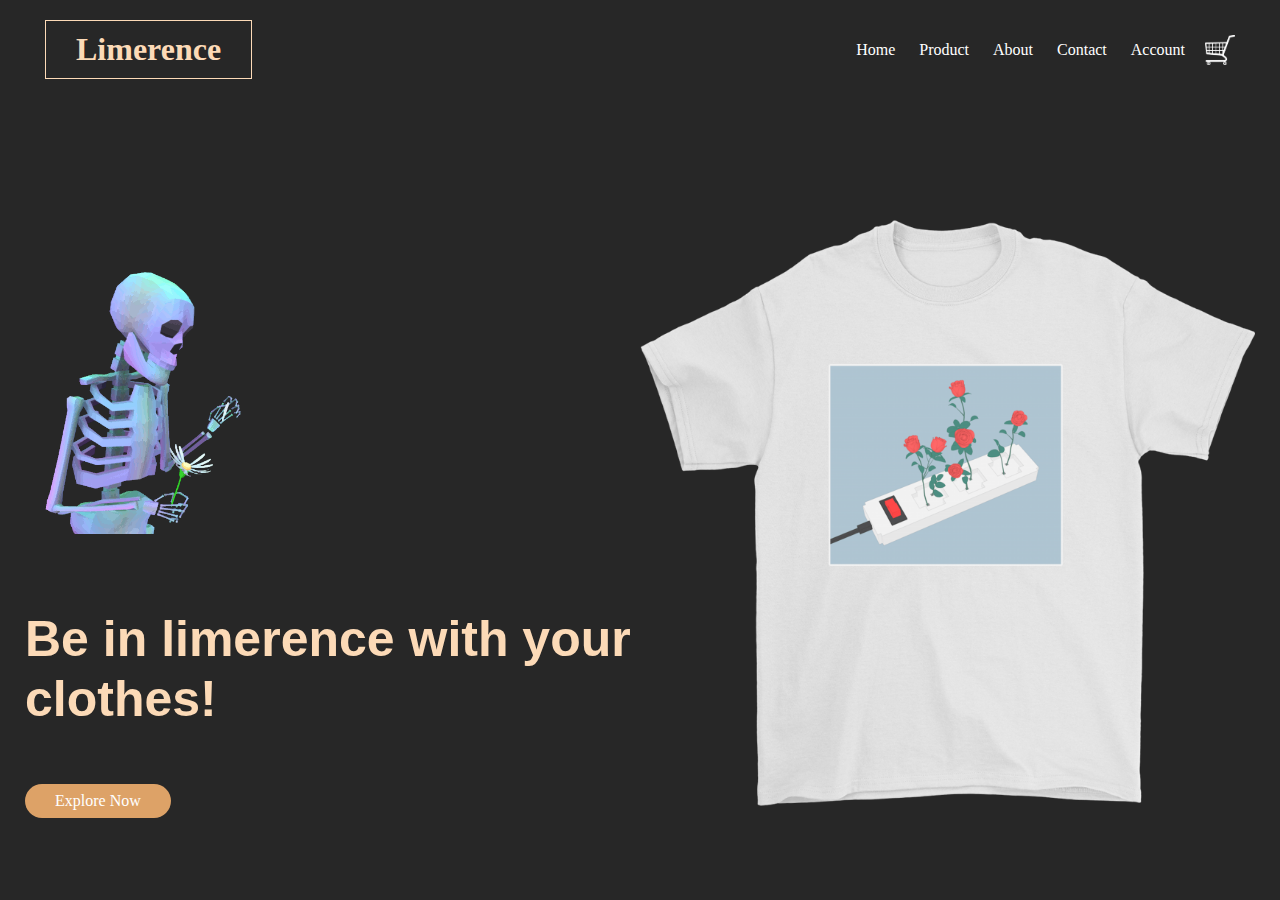
<file: index.html>
<html>


<head>
    <meta charset="UTF-8">
    <meta name="viewport" content="width=device-width, initial-scale=1.0">
    <title>Limerence</title>
    <link rel="stylesheet" href="resources/stylesheet.css">
    <link rel="stylesheet" href="style.css">
</head>

<body>


    <div class="header">
        <div class="container">
            <div class="navbar">

                <div class="logo">
                    <h1>Limerence</h1>
                </div>

                <nav>
                    <ul id="MenuItems">
                        <li>
                            <a href="http://">Home</a>
                        </li>
                        <li>
                            <a href="http://">Product</a>
                        </li>
                        <li>
                            <a href="http://">About</a>
                        </li>
                        <li>
                            <a href="http://">Contact</a>
                        </li>
                        <li>
                            <a href="http://">Account</a>
                        </li>
                    </ul>
                </nav>

                <img src="images/cart.png" width="30px" height="30px">
            </div>

            <div class="row">
                <div class="col-2">
                    <img src="images/WYLS.gif" width="50%">
                    <h1>Be in limerence with your clothes!</h1>
                    <a href="" class="btn">Explore Now</a>

                    <!-- <img src="images/image1.png" width="30%"> -->
                </div>
                <div class="col-2">
                    <img src="images/tee-1.png" width="100%">
                </div>

            </div>
        </div>
    </div>





</body>

</html>
</file>
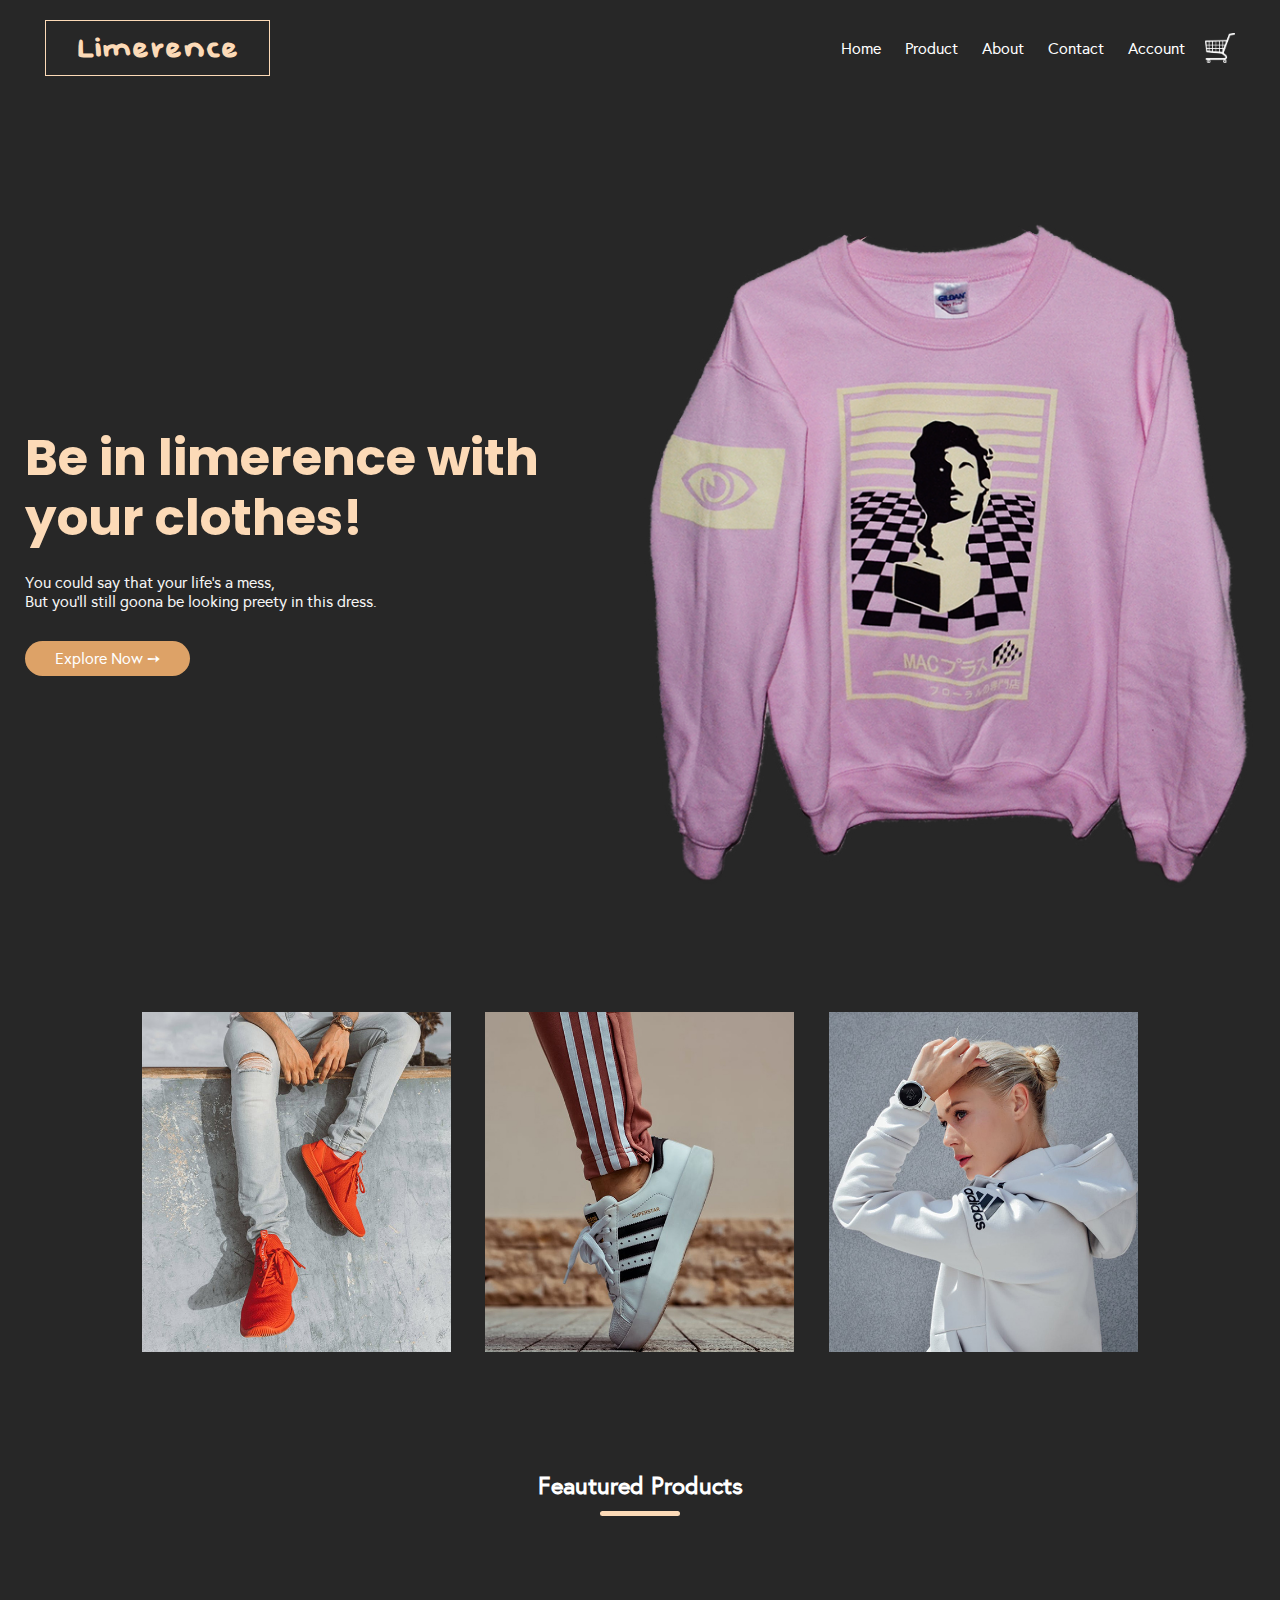
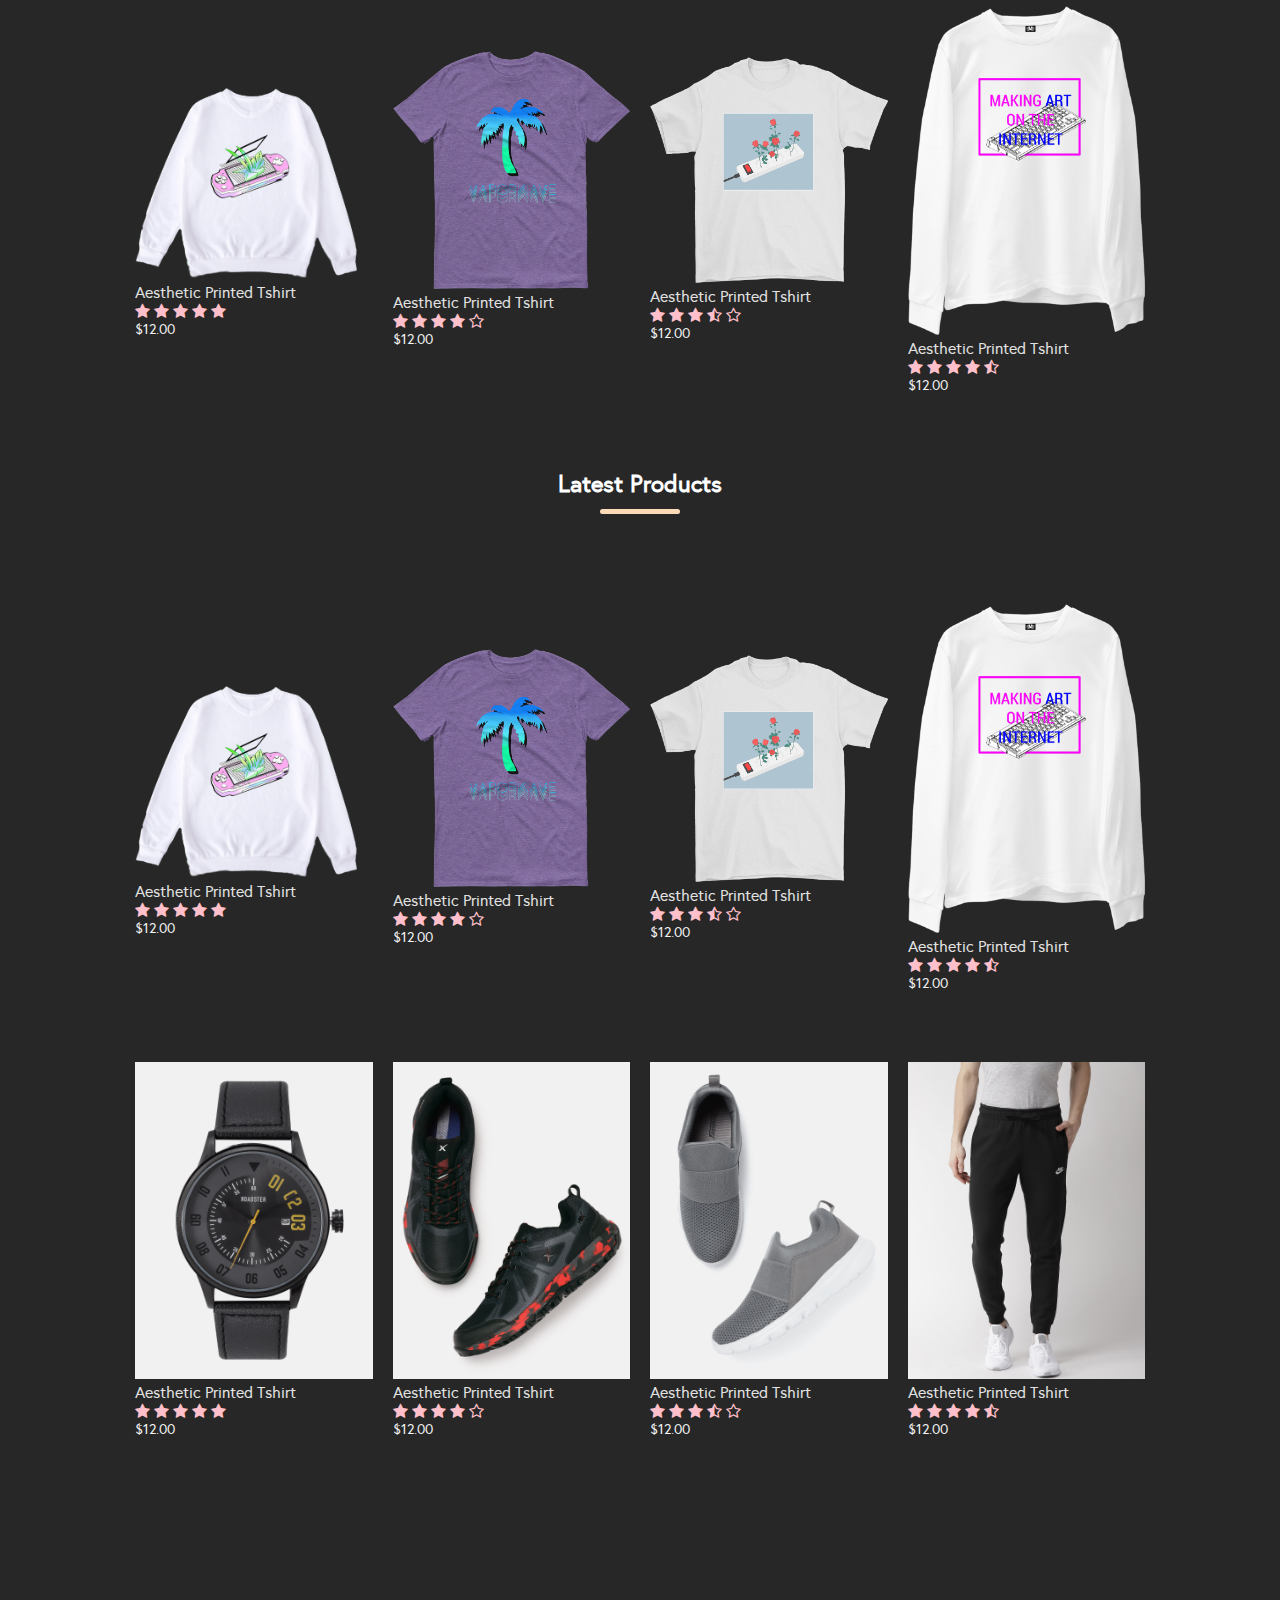
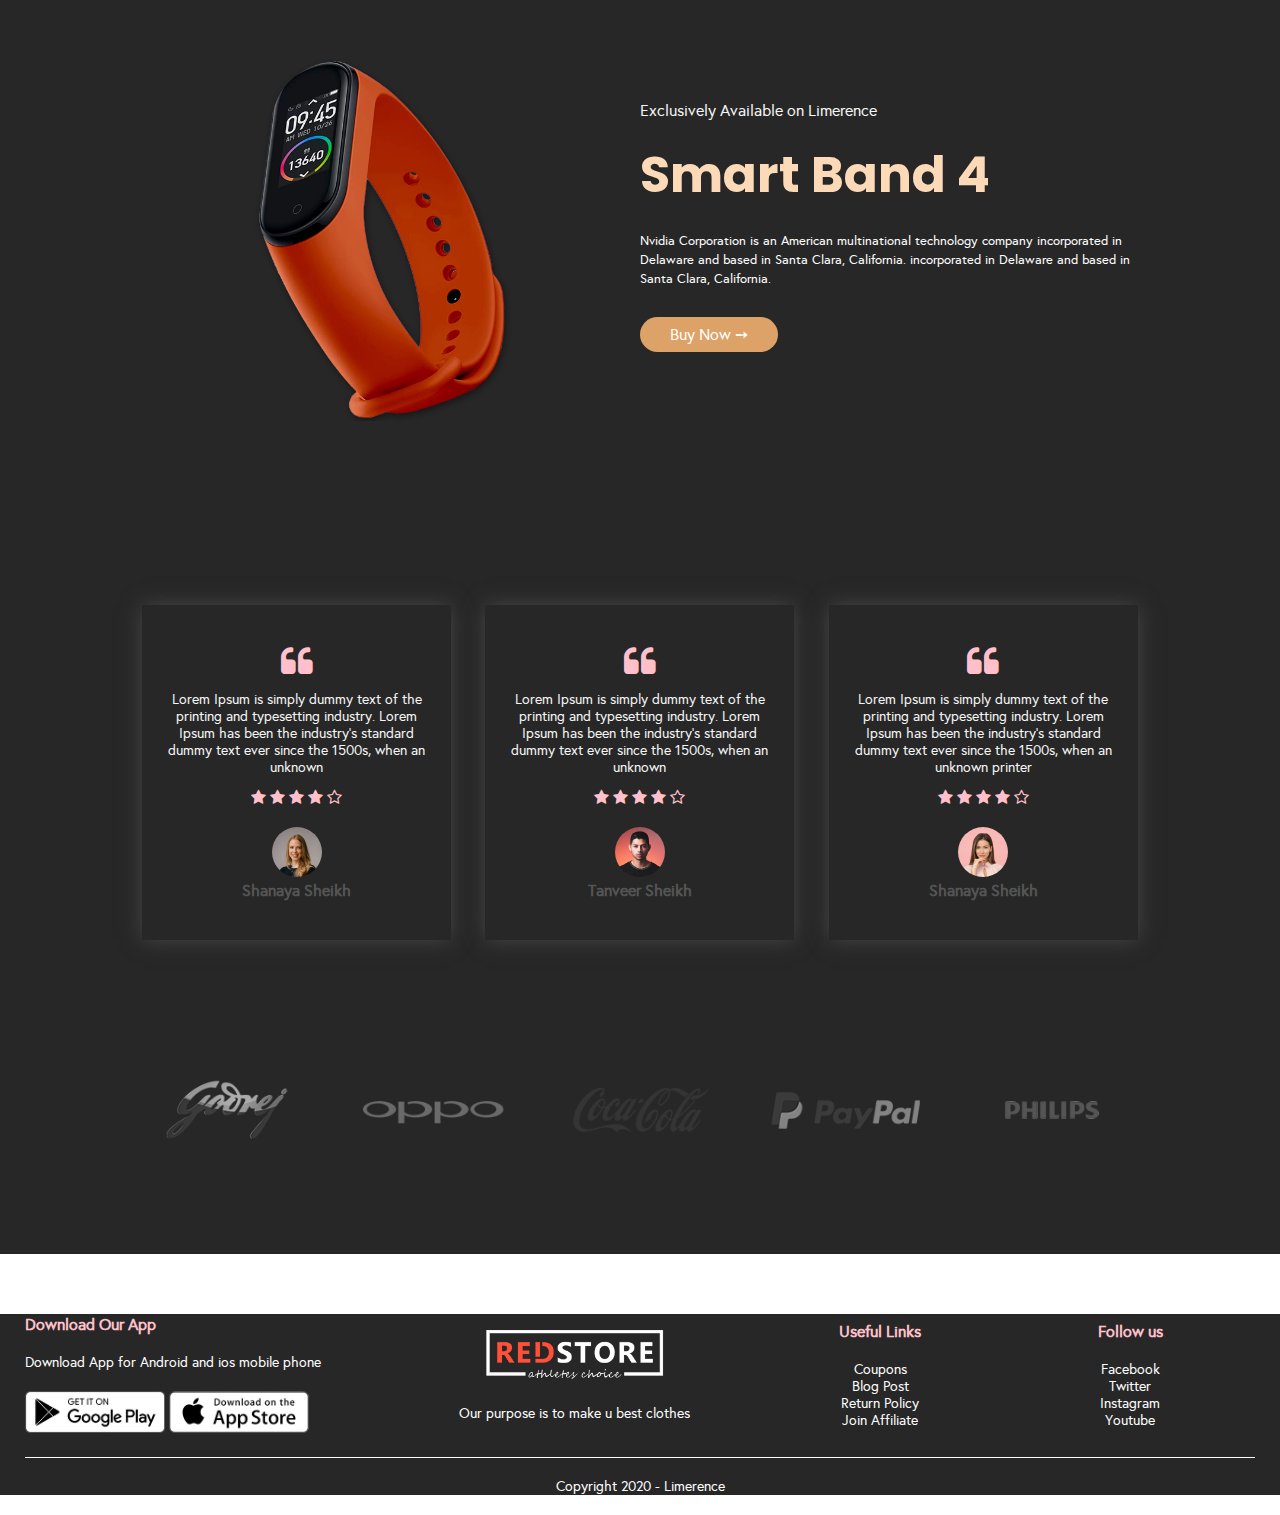
<file: draft/index.html>
<!DOCTYPE html>
<html lang="en">

<head>
    <meta charset="UTF-8">
    <meta name="viewport" content="width=device-width, initial-scale=1.0">
    <title>Limerence</title>
    <link rel="stylesheet" href="css/fontcss.css">
    <link rel="stylesheet" href="style.css">
    <link rel="preconnect" href="https://fonts.gstatic.com">
    <link href="https://fonts.googleapis.com/css2?family=Poppins:wght@300;400;500;600;700&display=swap" rel="stylesheet">
    <link rel="stylesheet" href="https://stackpath.bootstrapcdn.com/font-awesome/4.7.0/css/font-awesome.min.css">
</head>

<body>

    <div class="header">
        <div class="container">
            <div class="navbar">
                <div class="logo">
                    <h1>Limerence</h1>
                    <!-- <img src="images/logo.png" width="125px"> -->
                </div>
                <nav>
                    <ul id="MenuItems">
                        <li> <a href="">Home</a></li>
                        <li> <a href="">Product</a></li>
                        <li><a href="">About</a></li>
                        <li><a href="">Contact</a></li>
                        <li><a href="">Account</a></li>
                    </ul>
                </nav>
                <img src="images/cart.png" alt="" width="30px" height="30px">
                <img src="images/menu.png" class="menu-icon" width="30px" height="30px" onclick="menutoggle()">
            </div>
            <div class="row">
                <div class="col-2">
                    <h1>Be in limerence with <br>your clothes!</h1>
                    <p>You could say that your life's a mess,<br>But you'll still goona be looking preety in this dress.</p>
                    <a href="" class="btn">Explore Now &#10137</a>
                </div>
                <div class="col-2">
                    <img src="images/image1.png" alt="">
                </div>
            </div>
        </div>
    </div>


    <!------------------------ featured categories ------------------------->

    <div class="categories">
        <div class="small-container">
            <div class="row">
                <div class="col-3">
                    <img src="images/category-1.jpg" alt="">
                </div>
                <div class="col-3"><img src="images/category-2.jpg" alt=""></div>
                <div class="col-3"><img src="images/category-3.jpg" alt=""></div>
            </div>
        </div>
    </div>


    <!------------------------ featured products ------------------------->
    <div class="small-container">
        <h2 class="title">Feautured Products</h2>
        <div class="row">
            <div class="col-4">
                <img src="images/product-1.png" alt="">
                <h4>Aesthetic Printed Tshirt</h4>
                <div class="rating">
                    <i class="fa fa-star"></i>
                    <i class="fa fa-star"></i>
                    <i class="fa fa-star"></i>
                    <i class="fa fa-star"></i>
                    <i class="fa fa-star"></i>
                </div>
                <p>$12.00</p>
            </div>

            <div class="col-4">
                <img src="images/product-2.png" alt="">
                <h4>Aesthetic Printed Tshirt</h4>
                <div class="rating">
                    <i class="fa fa-star"></i>
                    <i class="fa fa-star"></i>
                    <i class="fa fa-star"></i>
                    <i class="fa fa-star"></i>
                    <i class="fa fa-star-o"></i>
                </div>
                <p>$12.00</p>
            </div>

            <div class="col-4">
                <img src="images/product-3.png" alt="">
                <h4>Aesthetic Printed Tshirt</h4>
                <div class="rating">
                    <i class="fa fa-star"></i>
                    <i class="fa fa-star"></i>
                    <i class="fa fa-star"></i>
                    <i class="fa fa-star-half-o"></i>
                    <i class="fa fa-star-o"></i>
                </div>
                <p>$12.00</p>
            </div>

            <div class="col-4">
                <img src="images/product-4.png" alt="">
                <h4>Aesthetic Printed Tshirt</h4>
                <div class="rating">
                    <i class="fa fa-star"></i>
                    <i class="fa fa-star"></i>
                    <i class="fa fa-star"></i>
                    <i class="fa fa-star"></i>
                    <i class="fa fa-star-half-o"></i>
                </div>
                <p>$12.00</p>
            </div>
        </div>



        <h2 class="title">Latest Products</h2>
        <div class="row">
            <div class="col-4">
                <img src="images/product-1.png" alt="">
                <h4>Aesthetic Printed Tshirt</h4>
                <div class="rating">
                    <i class="fa fa-star"></i>
                    <i class="fa fa-star"></i>
                    <i class="fa fa-star"></i>
                    <i class="fa fa-star"></i>
                    <i class="fa fa-star"></i>
                </div>
                <p>$12.00</p>
            </div>

            <div class="col-4">
                <img src="images/product-2.png" alt="">
                <h4>Aesthetic Printed Tshirt</h4>
                <div class="rating">
                    <i class="fa fa-star"></i>
                    <i class="fa fa-star"></i>
                    <i class="fa fa-star"></i>
                    <i class="fa fa-star"></i>
                    <i class="fa fa-star-o"></i>
                </div>
                <p>$12.00</p>
            </div>

            <div class="col-4">
                <img src="images/product-3.png" alt="">
                <h4>Aesthetic Printed Tshirt</h4>
                <div class="rating">
                    <i class="fa fa-star"></i>
                    <i class="fa fa-star"></i>
                    <i class="fa fa-star"></i>
                    <i class="fa fa-star-half-o"></i>
                    <i class="fa fa-star-o"></i>
                </div>
                <p>$12.00</p>
            </div>

            <div class="col-4">
                <img src="images/product-4.png" alt="">
                <h4>Aesthetic Printed Tshirt</h4>
                <div class="rating">
                    <i class="fa fa-star"></i>
                    <i class="fa fa-star"></i>
                    <i class="fa fa-star"></i>
                    <i class="fa fa-star"></i>
                    <i class="fa fa-star-half-o"></i>
                </div>
                <p>$12.00</p>
            </div>
        </div>


        <div class="row">
            <div class="col-4">
                <img src="images/product-9.jpg" alt="">
                <h4>Aesthetic Printed Tshirt</h4>
                <div class="rating">
                    <i class="fa fa-star"></i>
                    <i class="fa fa-star"></i>
                    <i class="fa fa-star"></i>
                    <i class="fa fa-star"></i>
                    <i class="fa fa-star"></i>
                </div>
                <p>$12.00</p>
            </div>

            <div class="col-4">
                <img src="images/product-10.jpg" alt="">
                <h4>Aesthetic Printed Tshirt</h4>
                <div class="rating">
                    <i class="fa fa-star"></i>
                    <i class="fa fa-star"></i>
                    <i class="fa fa-star"></i>
                    <i class="fa fa-star"></i>
                    <i class="fa fa-star-o"></i>
                </div>
                <p>$12.00</p>
            </div>

            <div class="col-4">
                <img src="images/product-11.jpg" alt="">
                <h4>Aesthetic Printed Tshirt</h4>
                <div class="rating">
                    <i class="fa fa-star"></i>
                    <i class="fa fa-star"></i>
                    <i class="fa fa-star"></i>
                    <i class="fa fa-star-half-o"></i>
                    <i class="fa fa-star-o"></i>
                </div>
                <p>$12.00</p>
            </div>

            <div class="col-4">
                <img src="images/product-12.jpg" alt="">
                <h4>Aesthetic Printed Tshirt</h4>
                <div class="rating">
                    <i class="fa fa-star"></i>
                    <i class="fa fa-star"></i>
                    <i class="fa fa-star"></i>
                    <i class="fa fa-star"></i>
                    <i class="fa fa-star-half-o"></i>
                </div>
                <p>$12.00</p>
            </div>
        </div>
    </div>

    <!-- --------------------- offer ---------------- -->

    <div class="offer">
        <div class="small-container">
            <div class="row">
                <div class="col-2">
                    <img src="images/exclusive.png" class="offer-img">
                </div>
                <div class="col-2">
                    <p>Exclusively Available on Limerence</p>
                    <h1>Smart Band 4</h1>
                    <small>Nvidia Corporation is an American multinational technology company incorporated in Delaware and based in Santa Clara, California. incorporated in Delaware and based in Santa Clara, California.<br> </small>
                    <a href="" class="btn">Buy Now &#10137</a>
                </div>
            </div>
        </div>
    </div>



    <!-- ---------------------- testimonial --------------- -->

    <div class="testimonial">
        <div class="small-container">
            <div class="row">
                <div class="col-3">
                    <i class="fa fa-quote-left"></i>
                    <p>
                        Lorem Ipsum is simply dummy text of the printing and typesetting industry. Lorem Ipsum has been the industry's standard dummy text ever since the 1500s, when an unknown
                    </p>
                    <div class="rating">
                        <i class="fa fa-star"></i>
                        <i class="fa fa-star"></i>
                        <i class="fa fa-star"></i>
                        <i class="fa fa-star"></i>
                        <i class="fa fa-star-o"></i>
                    </div>
                    <img src="images/user-1.png" alt="">
                    <h3>Shanaya Sheikh</h3>
                </div>
                <div class="col-3">
                    <i class="fa fa-quote-left"></i>
                    <p>
                        Lorem Ipsum is simply dummy text of the printing and typesetting industry. Lorem Ipsum has been the industry's standard dummy text ever since the 1500s, when an unknown
                    </p>
                    <div class="rating">
                        <i class="fa fa-star"></i>
                        <i class="fa fa-star"></i>
                        <i class="fa fa-star"></i>
                        <i class="fa fa-star"></i>
                        <i class="fa fa-star-o"></i>
                    </div>
                    <img src="images/user-2.png" alt="">
                    <h3>Tanveer Sheikh</h3>
                </div>
                <div class="col-3">
                    <i class="fa fa-quote-left"></i>
                    <p>
                        Lorem Ipsum is simply dummy text of the printing and typesetting industry. Lorem Ipsum has been the industry's standard dummy text ever since the 1500s, when an unknown printer
                    </p>
                    <div class="rating">
                        <i class="fa fa-star"></i>
                        <i class="fa fa-star"></i>
                        <i class="fa fa-star"></i>
                        <i class="fa fa-star"></i>
                        <i class="fa fa-star-o"></i>
                    </div>
                    <img src="images/user-3.png" alt="">
                    <h3>Shanaya Sheikh</h3>
                </div>
            </div>
        </div>
    </div>



    <!-- ------------------- brands ----------------- -->

    <div class="brands">
        <div class="small-container">
            <div class="row">
                <div class="col-5">
                    <img src="images/logo-godrej.png">
                </div>
                <div class="col-5">
                    <img src="images/logo-oppo.png">
                </div>
                <div class="col-5">
                    <img src="images/logo-coca-cola.png">
                </div>
                <div class="col-5">
                    <img src="images/logo-paypal.png">
                </div>
                <div class="col-5">
                    <img src="images/logo-philips.png">
                </div>
            </div>
        </div>
    </div>


    <!-- ----------------------- footer ------------------- -->

    <div class="footer">
        <div class="container">
            <div class="row">
                <div class="footer-col-1">
                    <h3>Download Our App</h3>
                    <p>Download App for Android and ios mobile phone</p>
                    <div class="app-logo">
                        <img src="images/play-store.png">
                        <img src="images/app-store.png">
                    </div>
                </div>
                <div class="footer-col-2">
                    <img src="images/logo-white.png">
                    <p>Our purpose is to make u best clothes</p>
                </div>
                <div class="footer-col-3">
                    <h3>Useful Links</h3>
                    <ul>
                        <li>Coupons</li>
                        <li>Blog Post</li>
                        <li>Return Policy</li>
                        <li>Join Affiliate</li>
                    </ul>
                </div>
                <div class="footer-col-4">
                    <h3>Follow us</h3>
                    <ul>
                        <li>Facebook</li>
                        <li>Twitter</li>
                        <li>Instagram</li>
                        <li>Youtube</li>
                    </ul>
                </div>
            </div>
            <hr>
            <p class="copyright">Copyright 2020 - Limerence</p>
        </div>
    </div>

    <!-- --------------js for toggle menu--------------- -->

    <script>
        var MenuItems = document.getElementById("MenuItems");
        MenuItems.style.maxHeight = "0px";

        function menutoggle() {
            if (MenuItems.style.maxHeight == "0px") {
                MenuItems.style.maxHeight = "200px";
            } else {
                MenuItems.style.maxHeight = "0px";
            }
        }
    </script>

</body>

</html>
</file>
<file: resources/stylesheet.css>
/*! Generated by Font Squirrel (https://www.fontsquirrel.com) on February 26, 2021 */

@font-face {
    font-family: 'lulocleanw01-oneboldregular';
    src: url('fonts/lulo/lulo-clean-bold-webfont.woff2') format('woff2'), url('fonts/lulo/lulo-clean-bold-webfont.woff') format('woff');
    font-weight: normal;
    font-style: normal;
}
</file>
<file: style.css>
* {
    background-color: #272727;
    /* background-color: #181818; */
    padding: 0;
    margin: 0;
    box-sizing: border-box;
    font-family: 'europaregular';
    color: white
}

body {
    font-family: 'Poppins', sans-serif;
}

.logo {
    border: 1px solid #fcdab7;
    color: #fcdab7;
    padding: 10px 30px;
}

.logo h1 {
    color: #fcdab7;
    font-family: 'babydollregular';
}

.navbar {
    display: flex;
    align-items: center;
    padding: 20px;
}

nav {
    flex: 1;
    text-align: right;
}

nav ul {
    display: inline-block;
    list-style-type: none;
}

nav ul li {
    display: inline-block;
    margin-right: 20px;
}

a {
    text-decoration: none;
    color: white;
}

p {
    color: whitesmoke;
}

.container {
    max-width: 1300px;
    margin: auto;
    padding-left: 25px;
    padding-right: 25px;
}

.row {
    display: flex;
    align-items: center;
    flex-wrap: wrap;
    justify-content: space-around;
}

.col-2 {
    flex-basis: 50%;
    min-width: 300px;
}

.col-2 img {
    max-width: 100%;
    padding: 50px 0;
}

.col-2 h1 {
    font-size: 50px;
    line-height: 60px;
    margin: 25px 0;
    color: #fcdab7;
    font-family: 'Poppins', sans-serif;
}

.btn {
    display: inline-block;
    background: #dda267;
    color: white;
    padding: 8px 30px;
    margin: 30px 0;
    border-radius: 30px;
    transition: background 0.5s;
}

.btn:hover {
    background: #af6923
}

.header {
    background: #272727
}

.header .row {
    margin-top: 70px;
}

.categories {
    margin: 70px 0;
}

.col-3 {
    flex-basis: 30%;
    min-width: 250px;
    margin-bottom: 30px;
}

.col-3 img {
    width: 100%;
}

.small-container {
    max-width: 1080px;
    margin: auto;
    padding-left: 25px;
    padding-right: 25px;
}

.col-4 {
    flex-basis: 25%;
    padding: 10px;
    min-width: 200px;
    margin-bottom: 50px;
    transition: transform 0.5s;
}

.col-4 img {
    width: 100%;
}

.title {
    text-align: center;
    margin: 0 auto 80px;
    position: relative;
    line-height: 60px;
}

.title::after {
    content: '';
    background: #fcdab7;
    width: 80px;
    height: 5px;
    border-radius: 5px;
    position: absolute;
    bottom: 0;
    left: 50%;
    transform: translateX(-50%);
}

h4 {
    color: rgb(226, 226, 226);
    font-weight: normal;
}

.col-4 p {
    font-size: 14px;
}

.rating .fa {
    color: pink;
}

.col-4:hover {
    transform: translateY(-5px);
}
</file>
<file: draft/css/fontcss.css>
@font-face {
    font-family: 'apercuregular';
    src: url('../resources/fonts/apercu_regular-webfont.woff2') format('woff2'), url('../resources/fonts/apercu_regular-webfont.woff') format('woff');
    font-weight: normal;
    font-style: normal;
}

@font-face {
    font-family: 'europaregular';
    src: url('../resources/fonts/Europa/europa_regular-webfont.woff2') format('woff2'), url('../resources/fonts/Europa/europa_regular-webfont.woff') format('woff');
    font-weight: normal;
    font-style: normal;
}

@font-face {
    font-family: 'geomanistregular';
    src: url('../resources/fonts/Geomanist-Regular-Webfont/geomanist-regular-webfont.eot');
    src: url('../resources/fonts/Geomanist-Regular-Webfont/geomanist-regular-webfont.eot?#iefix') format('embedded-opentype'), url('../resources/fonts/Geomanist-Regular-Webfont/geomanist-regular-webfont.woff2') format('woff2'), url('../resources/fonts/Geomanist-Regular-Webfont/geomanist-regular-webfont.woff') format('woff'), url('geomanist-regular-webfont.ttf') format('truetype'), url('../resources/fonts/Geomanist-Regular-Webfont/geomanist-regular-webfont.svg#geomanistregular') format('svg');
    font-weight: normal;
    font-style: normal;
}

@font-face {
    font-family: 'babydollregular';
    src: url('../resources/fonts/babydoll/babydoll-webfont.woff') format('woff2'), url('../resources/fonts/babydoll/babydoll-webfont.woff2') format('woff');
    font-weight: normal;
    font-style: normal;
}
</file>
<file: draft/style.css>
* {
    background-color: #272727;
    /* background-color: #181818; */
    padding: 0;
    margin: 0;
    box-sizing: border-box;
    font-family: 'europaregular';
    color: white
}

body {
    font-family: 'Poppins', sans-serif;
}

.logo {
    border: 1px solid #fcdab7;
    color: #fcdab7;
    padding: 10px 30px;
}

.logo h1 {
    color: #fcdab7;
    font-family: 'babydollregular';
}

.navbar {
    display: flex;
    align-items: center;
    padding: 20px;
}

nav {
    flex: 1;
    text-align: right;
}

nav ul {
    display: inline-block;
    list-style-type: none;
}

nav ul li {
    display: inline-block;
    margin-right: 20px;
}

a {
    text-decoration: none;
    color: white;
}

p {
    color: whitesmoke;
}

.container {
    max-width: 1300px;
    margin: auto;
    padding-left: 25px;
    padding-right: 25px;
}

.row {
    display: flex;
    align-items: center;
    flex-wrap: wrap;
    justify-content: space-around;
}

.col-2 {
    flex-basis: 50%;
    min-width: 300px;
}

.col-2 img {
    max-width: 100%;
    padding: 50px 0;
}

.col-2 h1 {
    font-size: 50px;
    line-height: 60px;
    margin: 25px 0;
    color: #fcdab7;
    font-family: 'Poppins', sans-serif;
}

.btn {
    display: inline-block;
    background: #dda267;
    color: white;
    padding: 8px 30px;
    margin: 30px 0;
    border-radius: 30px;
    transition: background 0.5s;
}

.btn:hover {
    background: #af6923
}

.header {
    background: #272727
}

.header .row {
    margin-top: 70px;
}

.categories {
    margin: 70px 0;
}

.col-3 {
    flex-basis: 30%;
    min-width: 250px;
    margin-bottom: 30px;
}

.col-3 img {
    width: 100%;
}

.small-container {
    max-width: 1080px;
    margin: auto;
    padding-left: 25px;
    padding-right: 25px;
}

.col-4 {
    flex-basis: 25%;
    padding: 10px;
    min-width: 200px;
    margin-bottom: 50px;
    transition: transform 0.5s;
}

.col-4 img {
    width: 100%;
}

.title {
    text-align: center;
    margin: 0 auto 80px;
    position: relative;
    line-height: 60px;
}

.title::after {
    content: '';
    background: #fcdab7;
    width: 80px;
    height: 5px;
    border-radius: 5px;
    position: absolute;
    bottom: 0;
    left: 50%;
    transform: translateX(-50%);
}

h4 {
    color: rgb(226, 226, 226);
    font-weight: normal;
}

.col-4 p {
    font-size: 14px;
}

.rating .fa {
    color: pink;
}

.col-4:hover {
    transform: translateY(-5px);
}


/* ------------------offer--------------- */

.offer {
    background: #272727;
    margin-top: 80px;
    padding: 30px 0;
}

.col-2 .offer-img {
    padding: 50px;
}

small {
    color: white
}


/* -----------------testimonial--------------- */

.testimonial {
    padding-top: 100px;
}

.testimonial .col-3 {
    text-align: center;
    padding: 40px 20px;
    cursor: pointer;
    transition: transform 0.5;
    box-shadow: 0 0 20px 0px rgb(73, 69, 69);
}

.testimonial .col-3 img {
    width: 50px;
    margin-top: 20px;
    border-radius: 50%;
}

.testimonial .col-3:hover {
    transform: translateY(-10px);
}

.fa.fa-quote-left {
    font-size: 34px;
    color: pink
}

.col-3 p {
    font-size: 14px;
    margin: 12px 0;
    color: whitesmoke
}

.testimonial .col-3 h3 {
    font-weight: 600;
    color: #555;
    font-size: 16px;
}


/* ----------------brands------------------- */

.brands {
    margin: 100px auto;
}

.col-5 {
    width: 160px;
}

.col-5 img {
    width: 100%;
    cursor: pointer;
    filter: grayscale(100%);
}

.col-5 img:hover {
    filter: grayscale(0)
}


/* -------------------footer----------------- */

.footer {
    background: white;
    color: w;
    font-size: 14px;
    padding: 60px 0 20px;
}

.footer p {
    color: white;
}

.footer h3 {
    color: pink;
    margin-bottom: 20px;
}

.footer-col-1,
.footer-col-2,
.footer-col-3,
.footer-col-4 {
    min-width: 250px;
    margin-bottom: 2000x;
}

.footer-col-1 {
    flex-basis: 30%;
}

.footer-col-2 {
    flex: 1;
    text-align: center;
}

.footer-col-2 img {
    width: 180px;
    margin-bottom: 20px;
}

.footer-col-3,
.footer-col-4 {
    flex-basis: 12%;
    text-align: center;
}

ul {
    list-style-type: none;
}

.app-logo {
    margin-top: 20px;
}

.app-logo img {
    width: 140px;
}

.footer hr {
    border: none;
    background: white;
    height: 1px;
    margin: 20px 0;
}

.copyright {
    text-align: center;
}

.menu-icon {
    width: 28px;
    margin-left: 20px;
    display: none;
}


/* ---------- media query for menu --------- */

@media only screen and (max-width: 800px) {
    nav ul {
        position: absolute;
        top: 70px;
        left: 0;
        background: white;
        width: 100%;
        overflow: hidden;
        transition: max-height 0.5s;
    }
    nav ul li {
        display: block;
        margin-right: 50px;
        margin-top: 10px;
        margin-bottom: 10px;
    }
    nav ul li a {
        color: white
    }
    .menu-icon {
        display: block;
        cursor: pointer;
    }
}


/* media query for less than 600 screen size  */

@media only screen and (max-width: 600px) {
    .row {
        text-align: center;
    }
    .col-2,
    .col-3,
    .col-4 {
        flex-basis: 100%;
    }
}
</file>
